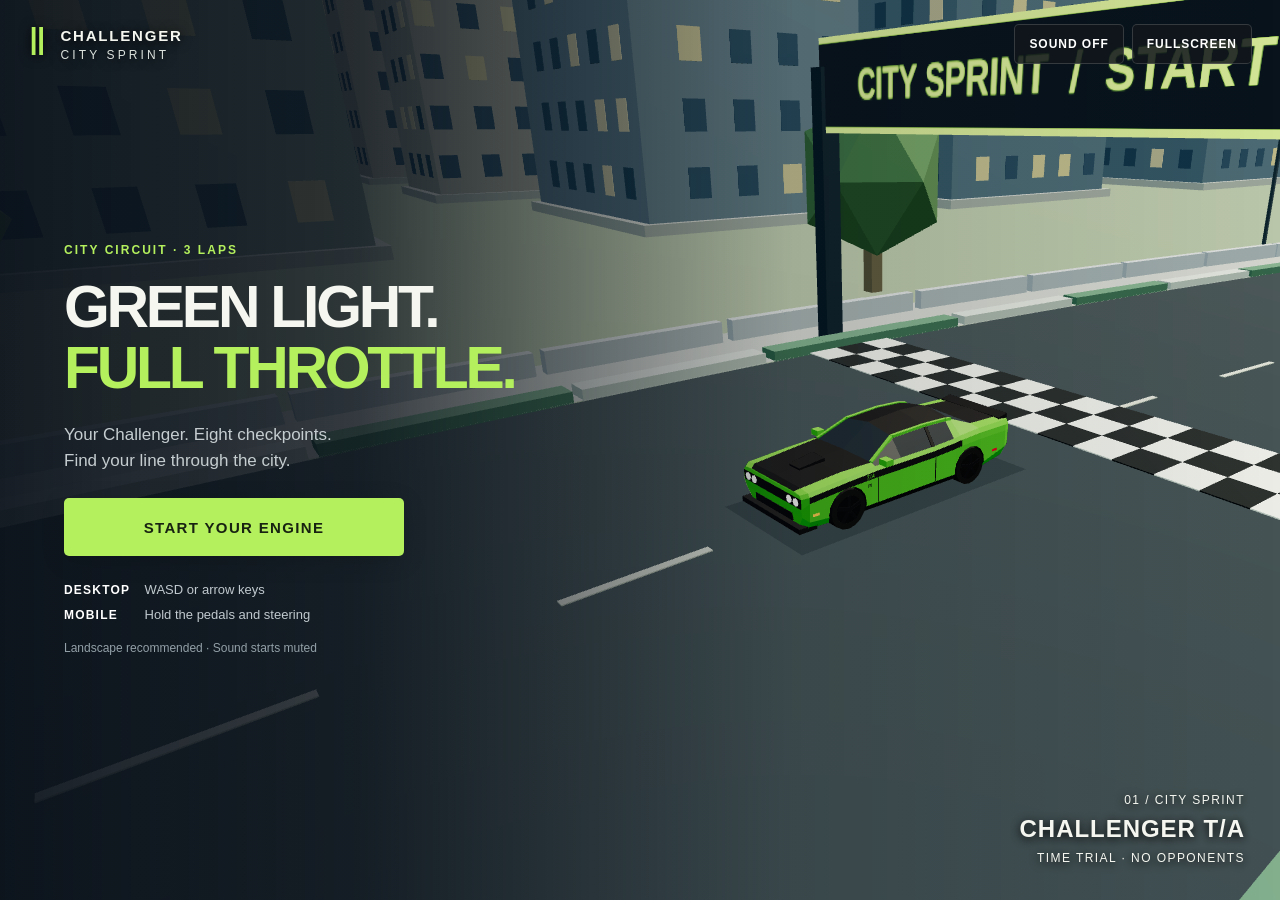
<file: index.html>
<!doctype html>
<html lang="en">
<head>
  <meta charset="utf-8"><meta name="viewport" content="width=device-width,initial-scale=1,viewport-fit=cover">
  <meta name="theme-color" content="#11171c">
  <title>Challenger · City Sprint</title>
  <meta name="description" content="Take the green Challenger through a three-lap city time trial. Play with touch controls or your keyboard.">
  <link rel="icon" type="image/svg+xml" href="data:image/svg+xml,%3Csvg xmlns='http://www.w3.org/2000/svg' viewBox='0 0 32 32'%3E%3Crect width='32' height='32' rx='7' fill='%2311171c'/%3E%3Cpath d='M8 7h6v18H8zm10 0h6v18h-6z' fill='%23b4f05d'/%3E%3C/svg%3E">
  <link rel="stylesheet" href="style.css">
  <script defer src="three.js"></script><script defer src="challenger.js"></script><script defer src="race-core.js"></script><script defer src="game.js"></script>
</head>
<body>
  <main id="game" aria-label="Challenger city racing game">
    <canvas id="scene" aria-label="Three dimensional city race course"></canvas>
    <header class="topbar">
      <div class="brand"><span class="brand-mark" aria-hidden="true">Ⅱ</span><div>CHALLENGER<span>CITY SPRINT</span></div></div>
      <div class="top-actions"><button id="sound" class="utility" aria-pressed="false" title="Toggle engine sound">SOUND OFF</button><button id="fullscreen" class="utility" title="Enter fullscreen">FULLSCREEN</button><button id="pause" class="utility" aria-label="Pause race" hidden>PAUSE</button></div>
    </header>
    <div id="hud" hidden>
      <div class="timing"><div class="lap-label">LAP <strong id="lap">1<span>/ 3</span></strong></div><div class="clock-label">RACE TIME<strong id="time">00:00.00</strong></div></div>
      <div class="map-panel"><canvas id="map" width="280" height="230" aria-label="Course map and next checkpoint"></canvas><div id="checkpoint-label">CHECKPOINT 1 / 8</div></div>
      <div class="speed-panel"><div><strong id="speed">0</strong><span>MPH</span></div><div class="speed-track"><i id="speed-bar"></i></div><small id="gear">N</small></div>
      <button id="reset" class="reset-button" title="Return to your last checkpoint with a three-second penalty">RESET CAR <span>+3s</span></button>
      <div class="keyboard-hint">WASD / ARROWS <b>DRIVE</b> · SPACE <b>DRIFT</b> · R <b>RESET</b></div>
    </div>
    <div id="status" class="status" role="status" aria-live="polite"></div>
    <div id="countdown" class="countdown" aria-live="assertive"></div>
    <div id="touch-controls" hidden>
      <div class="steer-pad"><button class="drive-button steer" data-control="left" aria-label="Steer left">◀</button><button class="drive-button steer" data-control="right" aria-label="Steer right">▶</button></div>
      <div class="pedals"><button class="drive-button drift" data-control="drift">DRIFT</button><button class="drive-button brake" data-control="brake">BRAKE<span>REVERSE</span></button><button class="drive-button gas" data-control="gas">GAS</button></div>
    </div>
    <section id="start-screen" class="screen start-screen" aria-labelledby="start-title">
      <div class="intro-card"><div class="eyebrow">CITY CIRCUIT · 3 LAPS</div><h1 id="start-title">GREEN LIGHT.<br><em>FULL THROTTLE.</em></h1><p>Your Challenger. Eight checkpoints.<br>Find your line through the city.</p>
        <button id="start" class="primary" disabled>PREPARING THE GRID…</button>
        <div class="intro-controls"><span><b>DESKTOP</b> WASD or arrow keys</span><span><b>MOBILE</b> Hold the pedals and steering</span></div>
        <p class="small-note">Landscape recommended · Sound starts muted</p>
      </div>
      <div class="course-caption"><span>01 / CITY SPRINT</span><strong>CHALLENGER T/A</strong><span>TIME TRIAL · NO OPPONENTS</span></div>
    </section>
    <section id="pause-screen" class="screen centered" hidden aria-labelledby="pause-title"><div class="dialog"><div class="eyebrow">TAKE A BREATHER</div><h2 id="pause-title">Race paused</h2><p>Your timer is stopped.</p><button id="resume" class="primary">RESUME RACE</button><button id="restart-paused" class="secondary">RESTART RACE</button></div></section>
    <section id="finish-screen" class="screen centered" hidden aria-labelledby="finish-title"><div class="dialog results"><div class="eyebrow">CHECKERED FLAG</div><h2 id="finish-title">Circuit complete.</h2><div id="final-time" class="final-time">00:00.00</div><div id="lap-results"></div><p id="result-note"></p><button id="again" class="primary">RACE AGAIN</button></div></section>
    <section id="error-screen" class="screen centered" hidden aria-labelledby="error-title"><div class="dialog"><h2 id="error-title">The grid couldn’t load.</h2><p id="error-message">Try a current browser with WebGL enabled.</p><button class="primary" onclick="location.reload()">TRY AGAIN</button></div></section>
    <noscript><div class="screen centered"><div class="dialog">Enable JavaScript to play this racing game.</div></div></noscript>
  </main>
</body>
</html>
</file>
<file: style.css>
:root{color-scheme:dark;--ink:#11171c;--lime:#b4f05d;--text:#f4f6ef;--muted:#b3bbc1;font-family:Inter,Arial,Helvetica,sans-serif;font-synthesis:none}
*{box-sizing:border-box}html,body{margin:0;width:100%;height:100%;overflow:hidden;background:#11171c;color:var(--text)}body{overscroll-behavior:none}button{font:inherit;cursor:pointer;touch-action:manipulation}button:focus-visible{outline:3px solid white;outline-offset:4px}button:disabled{cursor:wait;opacity:.7}[hidden]{display:none!important}#game{position:relative;width:100%;height:100dvh;min-height:300px;overflow:hidden}#scene{position:absolute;inset:0;display:block;width:100%;height:100%;touch-action:none}.topbar{position:absolute;z-index:4;left:max(28px,env(safe-area-inset-left));right:max(28px,env(safe-area-inset-right));top:max(24px,env(safe-area-inset-top));display:flex;justify-content:space-between;align-items:center;gap:12px;pointer-events:none}.brand{display:flex;gap:10px;font-size:15px;font-weight:800;letter-spacing:.12em;text-shadow:0 1px 12px #000}.brand span:not(.brand-mark){display:block;font-size:12px;letter-spacing:.26em;font-weight:500;margin-top:4px;color:#dbe1dc}.brand-mark{font-size:38px;line-height:.8;color:var(--lime);font-style:italic;letter-spacing:-.12em;padding-right:8px}.top-actions{display:flex;gap:8px;pointer-events:auto}.utility{border:1px solid #ffffff28;background:#11171cd9;color:white;min-height:40px;padding:10px 14px;font-size:12px;font-weight:700;letter-spacing:.08em;border-radius:5px}.utility:hover{background:#293439}.screen{position:absolute;z-index:3;inset:0}.start-screen{background:linear-gradient(90deg,#091019ee 0%,#091019c9 28%,#09101922 62%,transparent);display:flex;align-items:center;padding:95px max(5vw,28px) 70px;pointer-events:none}.intro-card{width:560px;max-width:51%;pointer-events:auto}.eyebrow{font-size:12px;color:var(--lime);font-weight:800;letter-spacing:.17em;margin-bottom:20px}h1{font-size:clamp(36px,4.6vw,76px);line-height:1.03;letter-spacing:-.055em;margin:0 0 24px;font-weight:900}h1 em{color:var(--lime);font-style:normal}p{font-size:17px;line-height:1.5;color:#c5cdd0;margin:0 0 25px}.primary{display:block;width:100%;max-width:340px;border:0;border-radius:5px;background:var(--lime);color:#182211;min-height:58px;padding:18px 26px;font-size:15px;letter-spacing:.09em;font-weight:900;box-shadow:0 5px 25px #0002}.primary:hover{background:#ceff87}.intro-controls{display:grid;gap:10px;font-size:13px;color:#c1cacf;margin-top:26px}.intro-controls b{display:inline-block;color:white;font-size:12px;letter-spacing:.1em;width:77px}.small-note{font-size:12px;color:#93a0a7;margin-top:17px}.course-caption{position:absolute;right:35px;bottom:35px;display:grid;gap:8px;text-align:right;text-shadow:0 2px 10px #000}.course-caption span{font-size:12px;letter-spacing:.12em}.course-caption strong{font-size:24px;letter-spacing:.04em}.centered{display:flex;align-items:center;justify-content:center;background:#070f18ba;backdrop-filter:blur(7px);padding:70px 20px 20px}.dialog{width:420px;max-height:100%;overflow:auto;padding:32px;background:#131d24f5;border:1px solid #ffffff22;border-radius:10px;box-shadow:0 30px 80px #0005}.dialog h2{font-size:32px;letter-spacing:-.035em;margin:0 0 16px}.dialog p{font-size:15px}.dialog .primary{max-width:none}.secondary{display:block;width:100%;min-height:48px;background:transparent;color:#cad2d6;border:1px solid #455259;margin-top:12px;border-radius:5px;font-size:13px;font-weight:700;letter-spacing:.08em}.timing{position:absolute;top:102px;left:28px;display:flex;align-items:stretch;gap:24px;padding:15px 20px;border-left:3px solid var(--lime);background:#11171cd9;border-radius:0 6px 6px 0}.lap-label,.clock-label{font-size:12px;letter-spacing:.13em;color:#b8c2c7}.timing strong{display:block;color:white;font-size:27px;letter-spacing:0;margin-top:6px;font-variant-numeric:tabular-nums}.lap-label strong span{font-size:17px;color:#929fa7;margin-left:8px}.map-panel{position:absolute;right:28px;top:88px;width:155px;padding:10px;background:#11171cca;border:1px solid #ffffff20;border-radius:7px}.map-panel canvas{width:100%;height:auto;display:block}.map-panel div{font-size:12px;letter-spacing:.08em;text-align:center;color:#ced9d8;padding:6px 0}.speed-panel{position:absolute;right:35px;bottom:56px;width:175px;text-shadow:0 2px 10px #000}.speed-panel>div:first-child{display:flex;align-items:baseline;justify-content:space-between}.speed-panel strong{font-size:75px;font-weight:800;line-height:1;font-variant-numeric:tabular-nums;letter-spacing:-.07em}.speed-panel span{font-size:13px;color:#d1dbd4;letter-spacing:.1em}.speed-track{width:100%;height:5px;background:#ffffff38;margin-top:12px;overflow:hidden}.speed-track i{display:block;width:0;height:100%;background:var(--lime)}.speed-panel small{display:block;font-size:13px;margin-top:10px;color:var(--lime);text-align:right;font-weight:800}.reset-button{position:absolute;left:28px;bottom:70px;background:#11171cc9;border:1px solid #ffffff24;padding:13px 16px;border-radius:5px;color:#edf2ea;font-size:12px;letter-spacing:.06em}.reset-button span{color:#abb8c0;margin-left:6px}.keyboard-hint{position:absolute;left:28px;bottom:30px;font-size:12px;letter-spacing:.03em;color:#c4d0d6;text-shadow:0 2px 8px #000}.keyboard-hint b{color:white;margin-left:4px;font-weight:600}.status{position:absolute;z-index:2;top:100px;left:50%;transform:translateX(-50%);padding:11px 18px;background:#11171ce3;border:1px solid #b4f05d50;border-radius:6px;color:var(--lime);font-size:13px;font-weight:800;letter-spacing:.08em;pointer-events:none;white-space:nowrap}.status:empty{display:none}.countdown{position:absolute;z-index:2;left:50%;top:42%;transform:translate(-50%,-50%);font-size:110px;font-weight:900;color:var(--lime);font-style:italic;text-shadow:0 6px 40px #0008;pointer-events:none}.final-time{font-size:50px;letter-spacing:-.04em;font-variant-numeric:tabular-nums;color:var(--lime);margin:20px 0}.result-lap{display:flex;justify-content:space-between;padding:11px 0;border-bottom:1px solid #ffffff18;font-size:14px}.result-lap strong{font-variant-numeric:tabular-nums}.results #result-note{font-size:13px;margin:18px 0 22px}.drive-button{border:1px solid #ffffff45;border-radius:12px;background:#11171ca8;color:white;user-select:none;-webkit-user-select:none;-webkit-touch-callout:none;touch-action:none;font-weight:800;min-width:64px;min-height:68px;padding:12px;font-size:14px;backdrop-filter:blur(4px)}.drive-button.active{background:#b4f05dcf;color:#121b0e;border-color:var(--lime)}.steer-pad{position:absolute;bottom:max(22px,env(safe-area-inset-bottom));left:max(22px,env(safe-area-inset-left));display:flex;gap:10px}.steer{font-size:27px;min-width:78px}.pedals{position:absolute;bottom:max(22px,env(safe-area-inset-bottom));right:max(22px,env(safe-area-inset-right));display:flex;gap:10px;align-items:flex-end}.gas{height:98px;width:83px;background:#a6e350b8;color:#0d1808;border-color:#c8ff8d}.brake{height:78px;font-size:12px}.brake span{display:block;font-size:12px;font-weight:500;margin-top:7px;color:#b5c0c7}.drift{min-width:55px;min-height:48px;font-size:12px}.touch-mode .keyboard-hint{display:none}.touch-mode .speed-panel{bottom:150px;right:28px;width:128px}.touch-mode .speed-panel strong{font-size:55px}.touch-mode .reset-button{bottom:112px;left:25px}.touch-mode .speed-panel small{display:none}.touch-mode .map-panel{width:125px}
@media(max-width:700px){.topbar{left:max(16px,env(safe-area-inset-left));right:max(16px,env(safe-area-inset-right));top:max(15px,env(safe-area-inset-top))}.brand{font-size:12px}.brand span:not(.brand-mark){font-size:12px}.brand-mark{font-size:29px}.utility{font-size:12px;min-height:36px;padding:9px}.top-actions{gap:5px}#fullscreen{display:none}.start-screen{padding:95px 24px 25px;align-items:flex-start;background:linear-gradient(180deg,#0b131bc9,#0b131b44 65%,#0b131b9c)}.intro-card{max-width:100%;width:100%}h1{font-size:39px;max-width:430px;margin-bottom:15px}.eyebrow{margin-bottom:15px;font-size:12px}.intro-card p{font-size:15px;margin-bottom:20px}.intro-controls{margin-top:18px;font-size:12px;gap:7px}.intro-card .primary{max-width:300px;min-height:52px;padding:16px}.small-note{font-size:12px!important;margin-top:13px}.course-caption{right:22px;bottom:25px}.course-caption strong{font-size:20px}.timing{top:76px;left:16px;gap:16px;padding:10px 14px}.timing strong{font-size:23px}.lap-label,.clock-label{font-size:12px}.map-panel{top:74px;right:16px;width:115px!important}.map-panel div{font-size:12px}.status{top:180px;font-size:12px}.countdown{font-size:85px;top:43%}.steer-pad{left:14px;gap:7px}.steer{min-width:62px}.pedals{right:14px;gap:7px}.gas{width:65px;min-width:65px}.brake{min-width:61px}.drift{position:absolute;bottom:108px;right:0;min-height:38px}.touch-mode .speed-panel{right:90px;bottom:130px;width:110px}.touch-mode .speed-panel strong{font-size:46px}.touch-mode .reset-button{left:16px;bottom:112px;font-size:12px;padding:10px}.dialog{padding:25px}.dialog h2{font-size:28px}}
@media(max-height:520px) and (orientation:landscape){.topbar{top:max(10px,env(safe-area-inset-top));left:max(20px,env(safe-area-inset-left));right:max(20px,env(safe-area-inset-right))}.brand{font-size:12px}.brand-mark{font-size:29px}.utility{min-height:32px;font-size:12px;padding:8px 10px}.start-screen{padding:70px max(5vw,24px) 18px;align-items:center;background:linear-gradient(90deg,#091019ed,#091019a6 42%,transparent 80%)}.intro-card{max-width:52%;width:420px}.eyebrow{margin-bottom:10px;font-size:12px}h1{font-size:34px;margin-bottom:12px}.intro-card p{font-size:14px;margin-bottom:14px}.primary{min-height:45px;padding:14px;font-size:12px;max-width:260px}.intro-controls{margin-top:13px;gap:5px;font-size:12px}.intro-controls b{font-size:12px;width:68px}.small-note{display:none}.course-caption{bottom:20px;right:24px}.course-caption strong{font-size:18px}.course-caption span{font-size:12px}.timing{top:60px;left:max(20px,env(safe-area-inset-left));padding:8px 12px;gap:16px}.timing strong{font-size:22px;margin-top:3px}.map-panel{top:58px;right:max(20px,env(safe-area-inset-right));width:105px!important;padding:5px}.map-panel div{font-size:12px;padding:3px}.status{top:65px;font-size:12px}.countdown{font-size:75px}.steer-pad,.pedals{bottom:max(12px,env(safe-area-inset-bottom))}.drive-button{min-height:52px;border-radius:9px}.steer{min-width:63px;font-size:22px}.gas{height:72px;width:68px}.brake{height:58px;font-size:12px}.drift{position:static;font-size:12px;min-height:38px}.touch-mode .speed-panel{right:165px;bottom:92px;width:97px}.touch-mode .speed-panel strong{font-size:43px}.touch-mode .speed-panel span{font-size:12px}.touch-mode .reset-button{bottom:82px;left:max(22px,env(safe-area-inset-left));padding:8px 11px;font-size:12px}.centered{padding:55px 16px 12px}.dialog{width:430px;padding:20px}.dialog h2{font-size:26px}.dialog p{margin-bottom:14px}.dialog .eyebrow{display:none}.results{display:grid;grid-template-columns:1fr 1fr;gap:10px 20px;width:570px;align-items:center}.results h2{grid-column:1/-1;margin:0;font-size:24px}.final-time{font-size:40px;margin:4px 0}.results #lap-results{grid-row:2/4;grid-column:2}.result-lap{padding:8px 0}.results #result-note{margin:0;font-size:12px}.results .primary{grid-column:1/-1;max-width:none}}
@media(prefers-reduced-motion:reduce){*{scroll-behavior:auto}}
</file>
